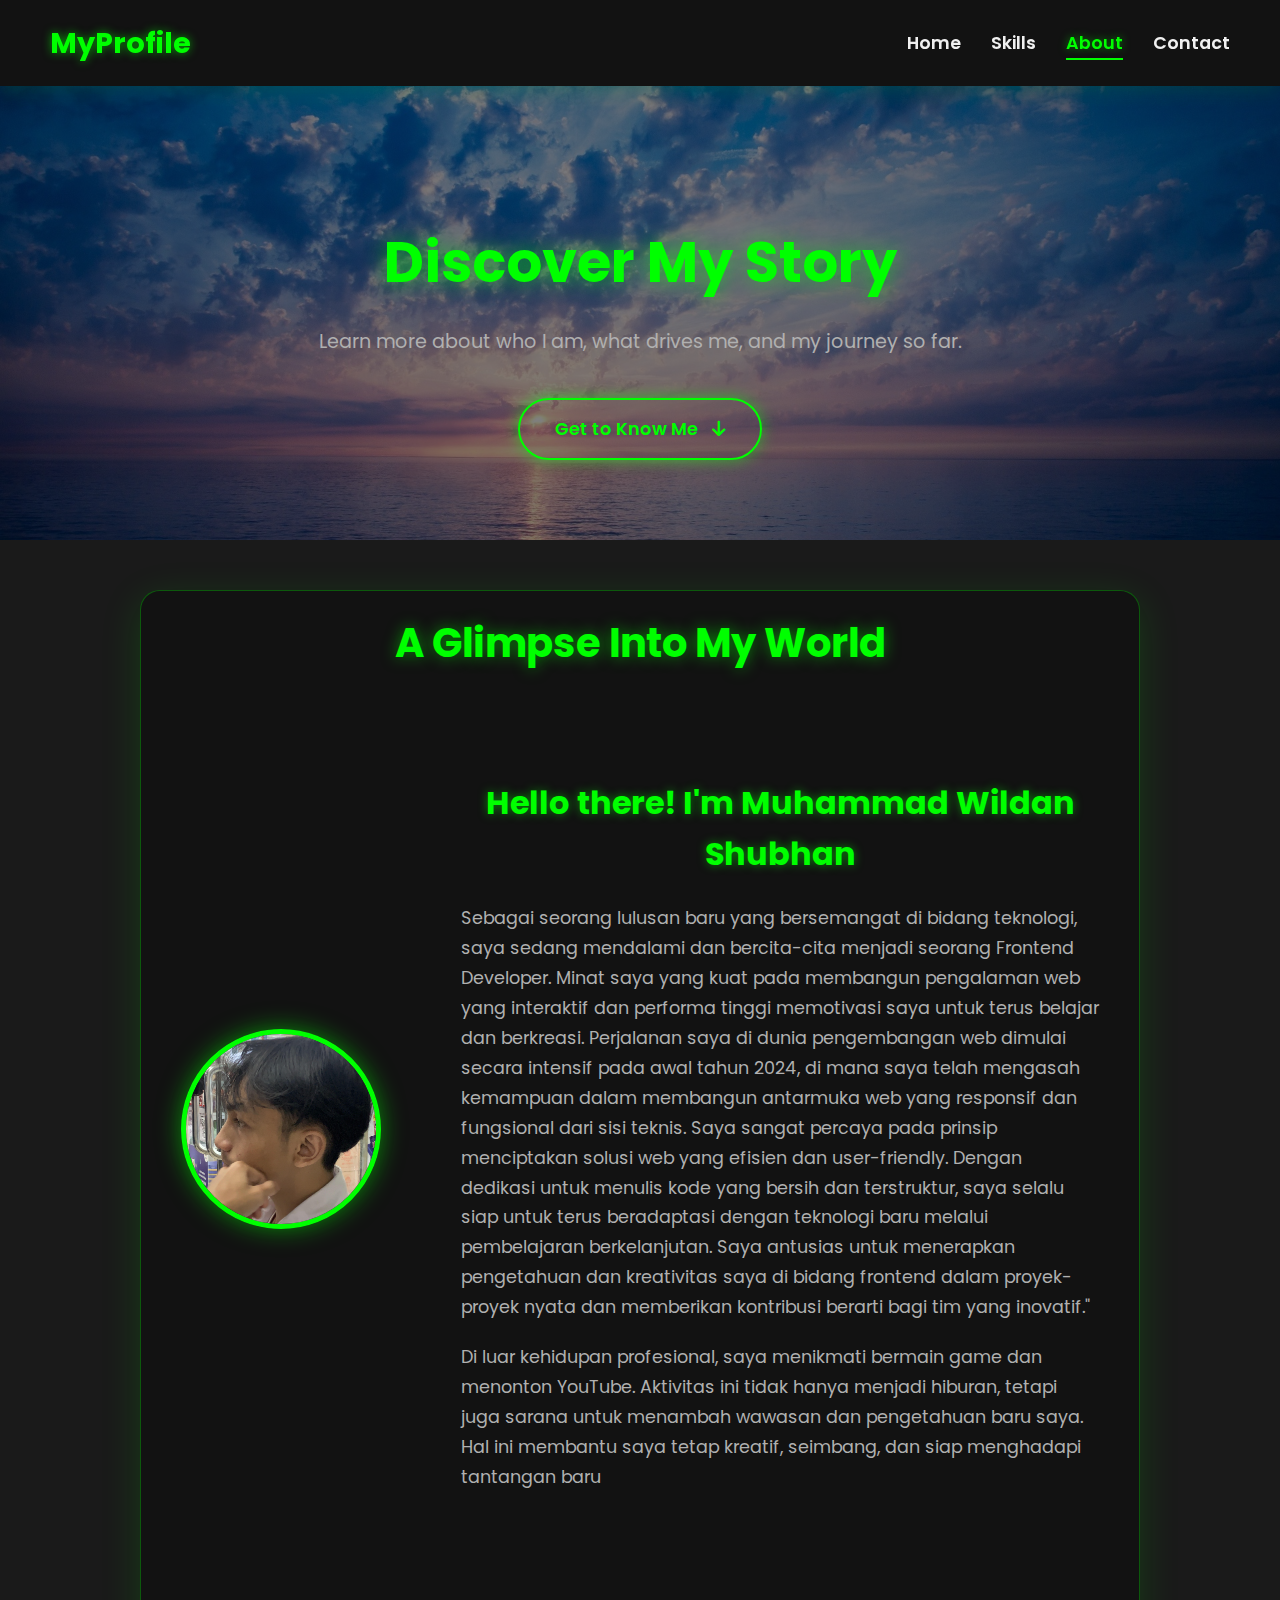
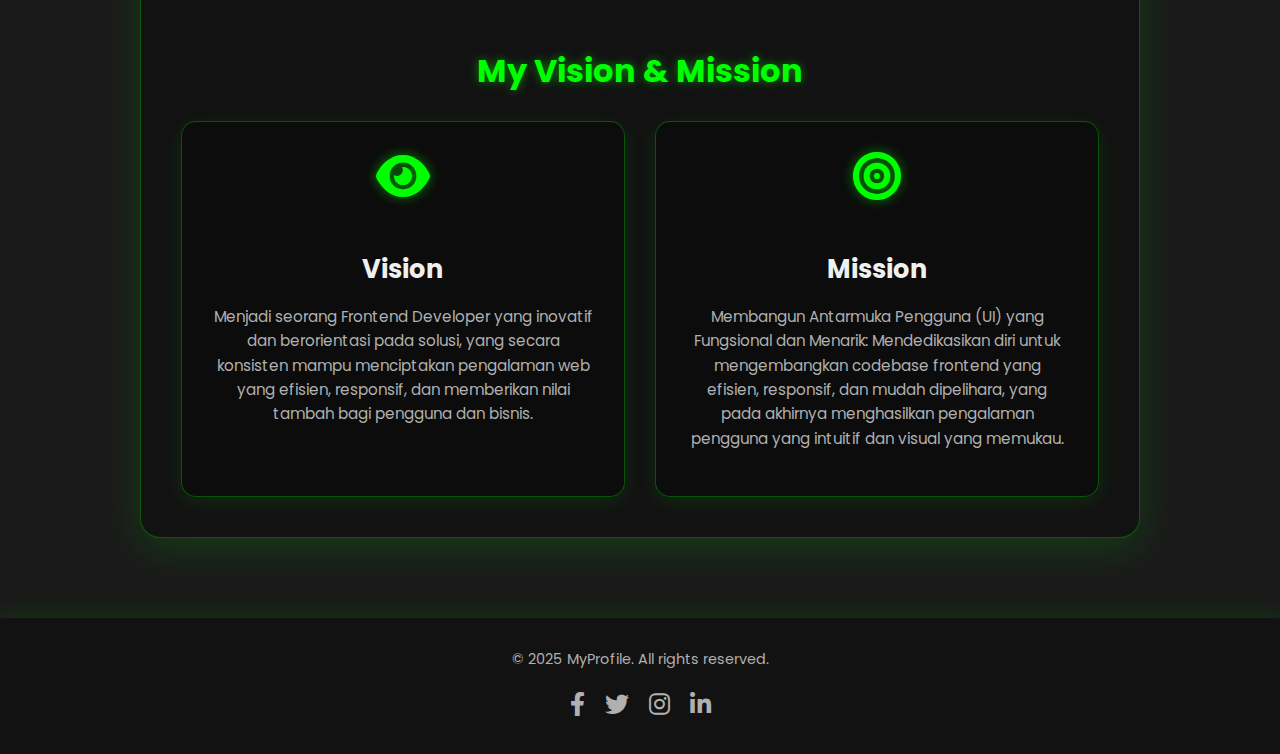
<file: about.html>
<!DOCTYPE html>
<html lang="en">
<head>
    <meta charset="UTF-8">
    <meta name="viewport" content="width=device-width, initial-scale=1.0">
    <title>About Me - My Portfolio</title>
    <link rel="stylesheet" href="style.css">
    <link rel="stylesheet" href="https://cdnjs.cloudflare.com/ajax/libs/font-awesome/6.0.0-beta3/css/all.min.css">
</head>
<body>
    <nav class="navbar">
        <div class="navbar-brand">
            <a href="index.html" class="logo">MyProfile</a>
        </div>
        <ul class="navbar-nav">
            <li><a href="index.html" class="nav-link">Home</a></li>
            <li><a href="skills.html" class="nav-link">Skills</a></li>
            <li><a href="about.html" class="nav-link active">About</a></li>
            <li><a href="contact.html" class="nav-link">Contact</a></li>
        </ul>
    </nav>

    <section class="hero-section hero-about">
        <div class="hero-content">
            <h1 class="hero-title">Discover My Story</h1>
            <p class="hero-subtitle">
                Learn more about who I am, what drives me, and my journey so far.
            </p>
            <a href="#about-content" class="hero-button">Get to Know Me <i class="fas fa-arrow-down"></i></a>
        </div>
    </section>

    <div class="main-content about-page-content" id="about-content">
        <h2 class="section-title">A Glimpse Into My World</h2>

        <div class="about-section profile-intro">
            <div class="profile-image-container">
                <img src="images/wil.JPG" alt="My Profile Picture" class="profile-image">
            </div>
            <div class="profile-text">
                <h3>Hello there! I'm Muhammad Wildan Shubhan</h3>
                <p>
                    Sebagai seorang lulusan baru yang bersemangat di bidang teknologi, saya sedang mendalami dan bercita-cita menjadi seorang Frontend Developer. Minat saya yang kuat pada membangun pengalaman web yang interaktif dan performa tinggi memotivasi saya untuk terus belajar dan berkreasi. Perjalanan saya di dunia pengembangan web dimulai secara intensif pada awal tahun 2024, di mana saya telah mengasah kemampuan dalam membangun antarmuka web yang responsif dan fungsional dari sisi teknis.

Saya sangat percaya pada prinsip menciptakan solusi web yang efisien dan user-friendly. Dengan dedikasi untuk menulis kode yang bersih dan terstruktur, saya selalu siap untuk terus beradaptasi dengan teknologi baru melalui pembelajaran berkelanjutan. Saya antusias untuk menerapkan pengetahuan dan kreativitas saya di bidang frontend dalam proyek-proyek nyata dan memberikan kontribusi berarti bagi tim yang inovatif."
                </p>
                <p>
                    Di luar kehidupan profesional, saya menikmati bermain game dan menonton YouTube. Aktivitas ini tidak hanya menjadi hiburan, tetapi juga sarana untuk menambah wawasan dan pengetahuan baru saya. Hal ini membantu saya tetap kreatif, seimbang, dan siap menghadapi tantangan baru
                </p>
            </div>
        </div>

        <div class="about-section mission-vision">
            <h3 class="subsection-title">My Vision & Mission</h3>
            <div class="vision-mission-grid">
                <div class="vm-card">
                    <i class="fas fa-eye vm-icon"></i>
                    <h4>Vision</h4>
                    <p>
                        Menjadi seorang Frontend Developer yang inovatif dan berorientasi pada solusi, yang secara konsisten mampu menciptakan pengalaman web yang efisien, responsif, dan memberikan nilai tambah bagi pengguna dan bisnis.
                    </p>
                </div>
                <div class="vm-card">
                    <i class="fas fa-bullseye vm-icon"></i>
                    <h4>Mission</h4>
                    <p>
                        Membangun Antarmuka Pengguna (UI) yang Fungsional dan Menarik: Mendedikasikan diri untuk mengembangkan codebase frontend yang efisien, responsif, dan mudah dipelihara, yang pada akhirnya menghasilkan pengalaman pengguna yang intuitif dan visual yang memukau.
                    </p>
                </div>
            </div>
        </div>
    </div>

    <footer class="footer">
        <p>&copy; 2025 MyProfile. All rights reserved.</p>
        <div class="social-icons">
            <a href="https://www.facebook.com/muhammadwildan.shubhan/"><i class="fab fa-facebook-f"></i></a>
            <a href="https://x.com/shubhanwil48378?s=21"><i class="fab fa-twitter"></i></a>
            <a href="https://www.instagram.com/_wldnshbhn?igsh=MWg0dzg1aHh4YXN1aQ%3D%3D&utm_source=qr"><i class="fab fa-instagram"></i></a>
            <a href="https://www.linkedin.com/in/muhammad-wildan-shubhan-0337a0373?utm_source=share&utm_campaign=share_via&utm_content=profile&utm_medium=ios_app"><i class="fab fa-linkedin-in"></i></a>
        </div>
    </footer>

    <script src="js/script.js"></script>
</body>
</html>
</file>
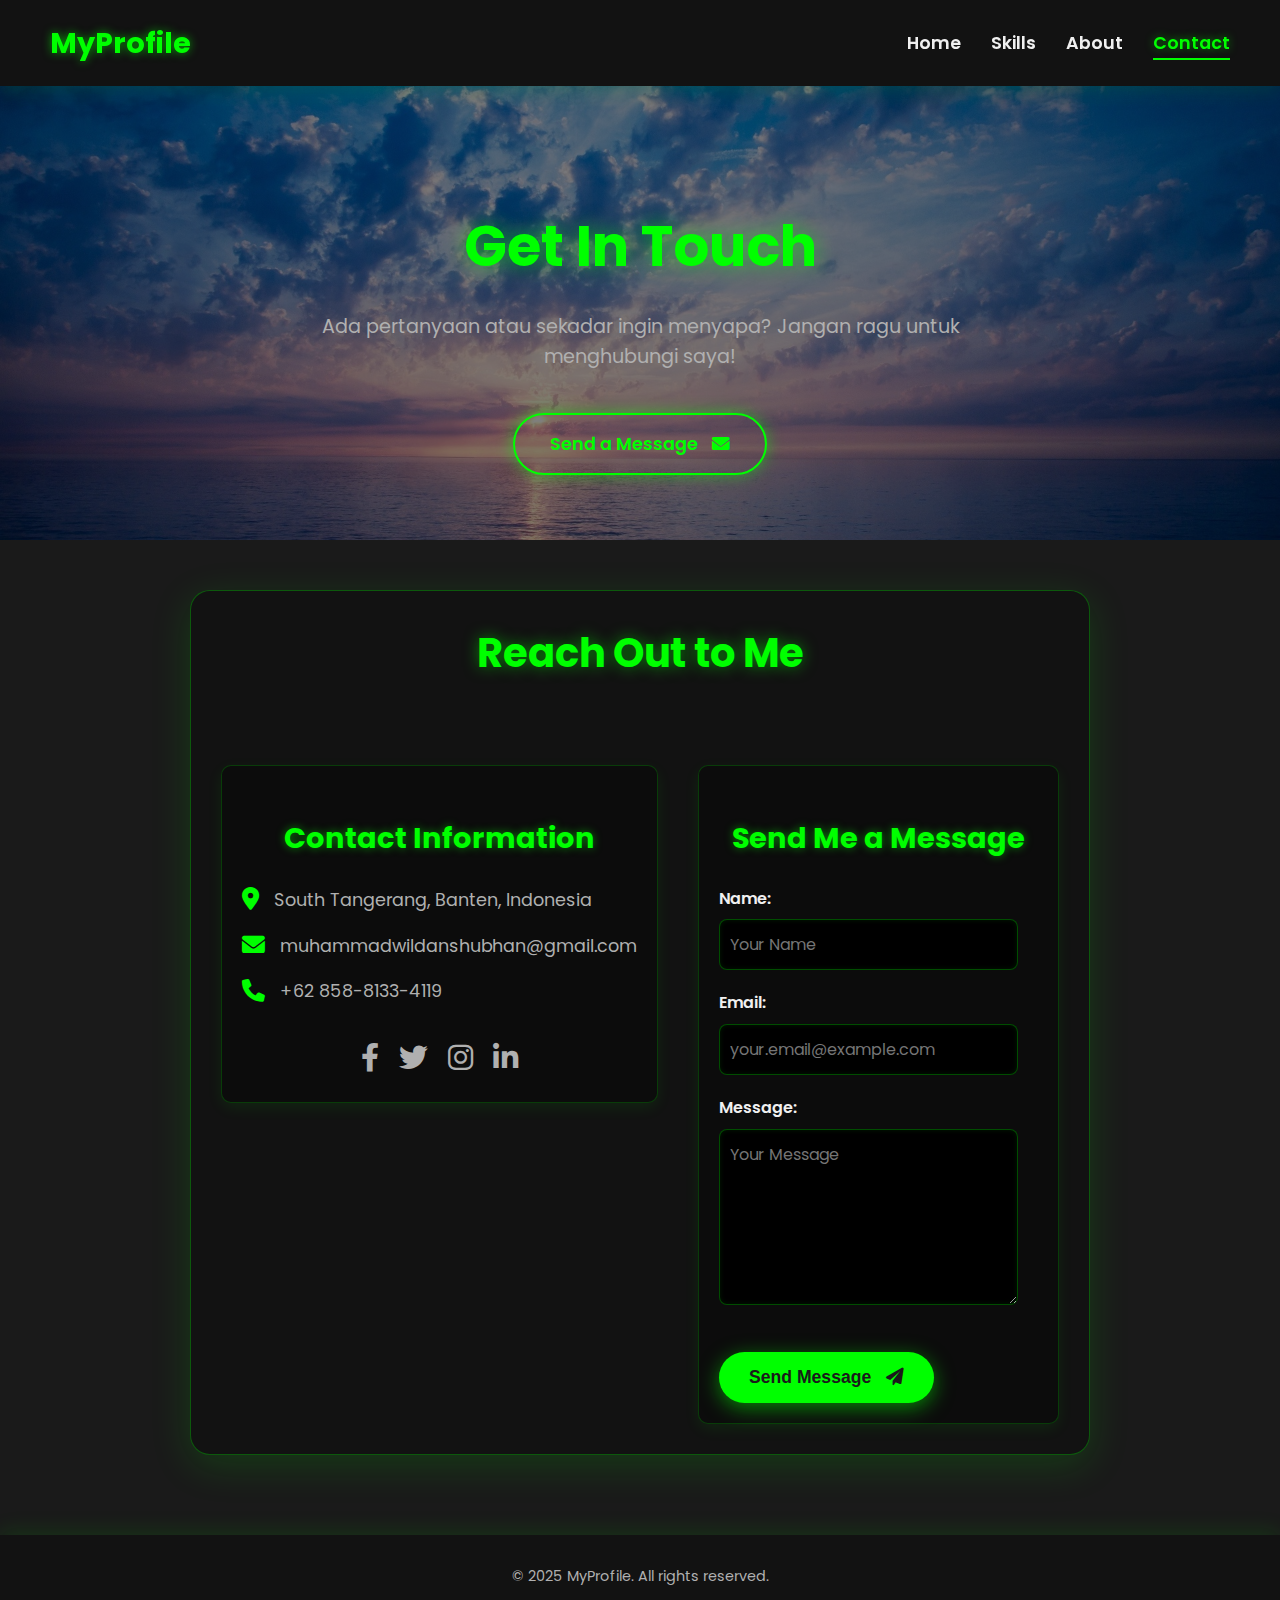
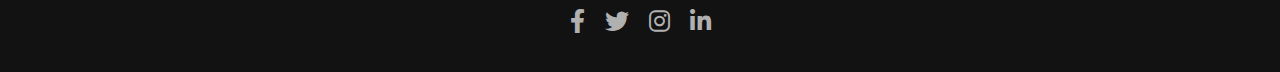
<file: contact.html>
<!DOCTYPE html>
<html lang="en">
<head>
    <meta charset="UTF-8">
    <meta name="viewport" content="width=device-width, initial-scale=1.0">
    <title>Contact Me - My Portfolio</title>
    <link rel="stylesheet" href="style.css">
    <link rel="stylesheet" href="https://cdnjs.cloudflare.com/ajax/libs/font-awesome/6.0.0-beta3/css/all.min.css">
</head>
<body>
    <nav class="navbar">
        <div class="navbar-brand">
            <a href="index.html" class="logo">MyProfile</a>
        </div>
        <ul class="navbar-nav">
            <li><a href="index.html" class="nav-link">Home</a></li>
            <li><a href="skills.html" class="nav-link">Skills</a></li>
            <li><a href="about.html" class="nav-link">About</a></li>
            <li><a href="contact.html" class="nav-link active">Contact</a></li>
        </ul>
    </nav>

    <section class="hero-section hero-contact">
        <div class="hero-content">
            <h1 class="hero-title">Get In Touch</h1>
            <p class="hero-subtitle">
                Ada pertanyaan atau sekadar ingin menyapa? Jangan ragu untuk menghubungi saya!
            </p>
            <a href="#contact-form" class="hero-button">Send a Message <i class="fas fa-envelope"></i></a>
        </div>
    </section>

    <div class="main-content contact-page-content" id="contact-form">
        <h2 class="section-title">Reach Out to Me</h2>

        <div class="contact-container">
            <div class="contact-info">
                <h3>Contact Information</h3>
                <p><i class="fas fa-map-marker-alt"></i> South Tangerang, Banten, Indonesia</p>
                <p><i class="fas fa-envelope"></i> muhammadwildanshubhan@gmail.com</p>
                <p><i class="fas fa-phone"></i> +62 858-8133-4119</p>
                <div class="social-icons contact-social">
                    <a href="#"><i class="fab fa-facebook-f"></i></a>
                    <a href="#"><i class="fab fa-twitter"></i></a>
                    <a href="https://www.instagram.com/_wldnshbhn?igsh=MWg0dzg1aHh4YXN1aQ%3D%3D&utm_source=qr"><i class="fab fa-instagram"></i></a>
                    <a href="#"><i class="fab fa-linkedin-in"></i></a>
                </div>
            </div>

            <div class="contact-form-wrapper">
                <h3>Send Me a Message</h3>
                <form action="https://formspree.io/f/xzzvrgol" method="POST" class="contact-form">
                    <div class="form-group">
                        <label for="name">Name:</label>
                        <input type="text" id="name" name="name" required placeholder="Your Name">
                    </div>
                    <div class="form-group">
                        <label for="email">Email:</label>
                        <input type="email" id="email" name="email" required placeholder="your.email@example.com">
                    </div>
                    <div class="form-group">
                        <label for="message">Message:</label>
                        <textarea id="message" name="message" rows="6" required placeholder="Your Message"></textarea>
                    </div>
                    <button type="submit" class="submit-button">Send Message <i class="fas fa-paper-plane"></i></button>
                </form>
            </div>
        </div>
    </div>

    <footer class="footer">
        <p>&copy; 2025 MyProfile. All rights reserved.</p>
        <div class="social-icons">
            <a href="https://www.facebook.com/muhammadwildan.shubhan/"><i class="fab fa-facebook-f"></i></a>
            <a href="https://x.com/shubhanwil48378?s=21"><i class="fab fa-twitter"></i></a>
            <a href="https://www.instagram.com/_wldnshbhn?igsh=MWg0dzg1aHh4YXN1aQ%3D%3D&utm_source=qr"><i class="fab fa-instagram"></i></a>
            <a href="https://www.linkedin.com/in/muhammad-wildan-shubhan-0337a0373?utm_source=share&utm_campaign=share_via&utm_content=profile&utm_medium=ios_app"><i class="fab fa-linkedin-in"></i></a>
        </div>
    </footer>

    <script src="js/script.js"></script>
</body>
</html>
</file>
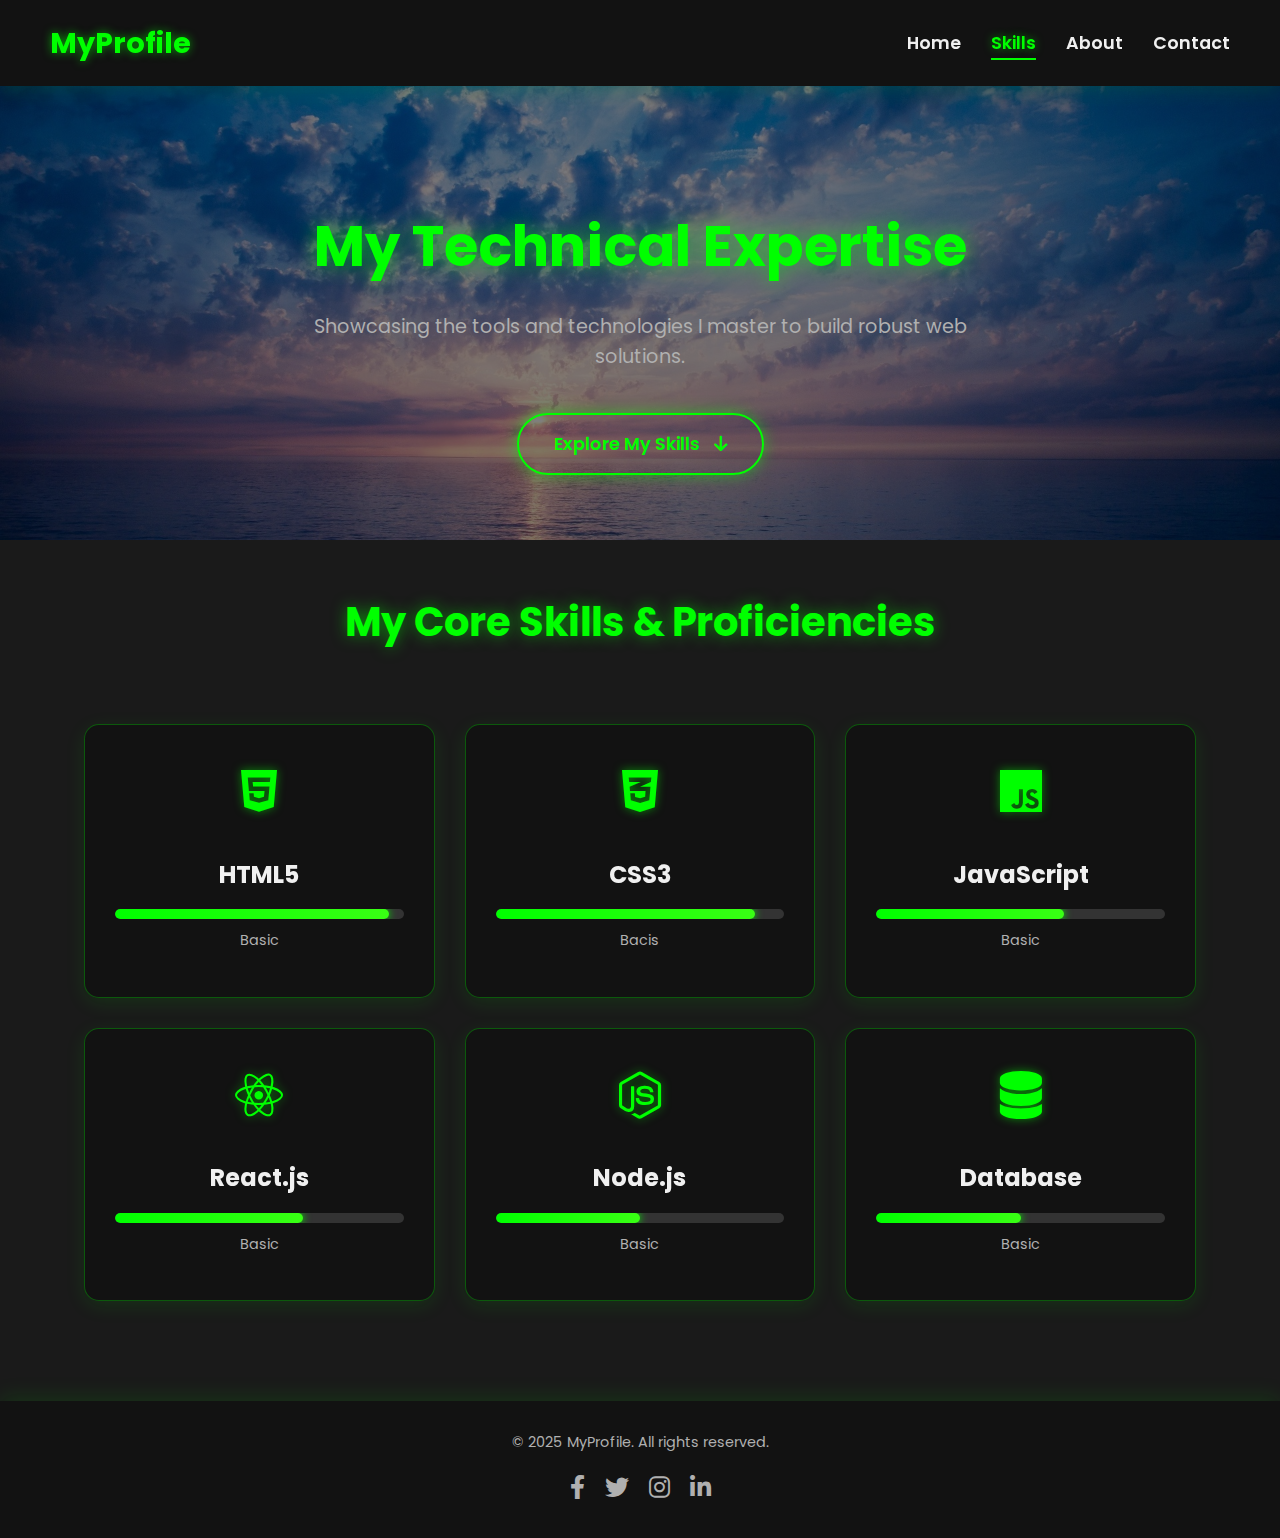
<file: skills.html>
<!DOCTYPE html>
<html lang="en">
<head>
    <meta charset="UTF-8">
    <meta name="viewport" content="width=device-width, initial-scale=1.0">
    <title>My Skills - My Portfolio</title>
    <link rel="stylesheet" href="style.css">
    <link rel="stylesheet" href="https://cdnjs.cloudflare.com/ajax/libs/font-awesome/6.0.0-beta3/css/all.min.css">
</head>
<body>
    <nav class="navbar">
        <div class="navbar-brand">
            <a href="index.html" class="logo">MyProfile</a>
        </div>
        <ul class="navbar-nav">
            <li><a href="index.html" class="nav-link">Home</a></li>
            <li><a href="skills.html" class="nav-link active">Skills</a></li>
            <li><a href="about.html" class="nav-link">About</a></li>
            <li><a href="contact.html" class="nav-link">Contact</a></li>
        </ul>
    </nav>

    <section class="hero-section hero-skills">
        <div class="hero-content">
            <h1 class="hero-title">My Technical Expertise</h1>
            <p class="hero-subtitle">
                Showcasing the tools and technologies I master to build robust web solutions.
            </p>
            <a href="#my-skills" class="hero-button">Explore My Skills <i class="fas fa-arrow-down"></i></a>
        </div>
    </section>

    <div class="main-content" id="my-skills">
        <h2 class="section-title">My Core Skills & Proficiencies</h2>

        <div class="skills-grid">
            <div class="skill-card">
                <div class="skill-icon"><i class="fab fa-html5"></i></div>
                <h3 class="skill-title">HTML5</h3>
                <div class="progress-bar">
                    <div class="progress-fill html-progress"></div>
                </div>
                <p class="skill-level">Basic</p>
            </div>

            <div class="skill-card">
                <div class="skill-icon"><i class="fab fa-css3-alt"></i></div>
                <h3 class="skill-title">CSS3</h3>
                <div class="progress-bar">
                    <div class="progress-fill css-progress"></div>
                </div>
                <p class="skill-level">Bacis</p>
            </div>

            <div class="skill-card">
                <div class="skill-icon"><i class="fab fa-js"></i></div>
                <h3 class="skill-title">JavaScript</h3>
                <div class="progress-bar">
                    <div class="progress-fill js-progress"></div>
                </div>
                <p class="skill-level">Basic</p>
            </div>

            <div class="skill-card">
                <div class="skill-icon"><i class="fab fa-react"></i></div>
                <h3 class="skill-title">React.js</h3>
                <div class="progress-bar">
                    <div class="progress-fill react-progress"></div>
                </div>
                <p class="skill-level">Basic</p>
            </div>

            <div class="skill-card">
                <div class="skill-icon"><i class="fab fa-node-js"></i></div>
                <h3 class="skill-title">Node.js</h3>
                <div class="progress-bar">
                    <div class="progress-fill node-progress"></div>
                </div>
                <p class="skill-level">Basic</p>
            </div>

            <div class="skill-card">
                <div class="skill-icon"><i class="fas fa-database"></i></div>
                <h3 class="skill-title">Database</h3>
                <div class="progress-bar">
                    <div class="progress-fill db-progress"></div>
                </div>
                <p class="skill-level">Basic</p>
            </div>

        </div>
    </div>

    <footer class="footer">
        <p>&copy; 2025 MyProfile. All rights reserved.</p>
        <div class="social-icons">
            <a href="https://www.facebook.com/muhammadwildan.shubhan/"><i class="fab fa-facebook-f"></i></a>
            <a href="https://x.com/shubhanwil48378?s=21"><i class="fab fa-twitter"></i></a>
            <a href="https://www.instagram.com/_wldnshbhn?igsh=MWg0dzg1aHh4YXN1aQ%3D%3D&utm_source=qr"><i class="fab fa-instagram"></i></a>
            <a href="https://www.linkedin.com/in/muhammad-wildan-shubhan-0337a0373?utm_source=share&utm_campaign=share_via&utm_content=profile&utm_medium=ios_app"><i class="fab fa-linkedin-in"></i></a>
        </div>
    </footer>

    <script src="js/script.js"></script>
</body>
</html>
</file>
<file: style.css>
/* Mengimpor Font Google Poppins */
@import url('https://fonts.googleapis.com/css2?family=Poppins:wght@400;600;700&display=swap');

/* Mengimpor file CSS terpisah dari subfolder 'css' */
@import url('css/base.css');
@import url('css/layout.css');
@import url('css/components.css');

/* Variabel CSS global untuk konsistensi tema */
:root {
    --green-glow: #00ff00;
    --green-glow-alpha: rgba(0, 255, 0, 0.5);
    --green-glow-strong: rgba(0, 255, 0, 0.7);
    --red-glow: #ff0000;
    --red-glow-alpha: rgba(255, 0, 0, 0.5);
    --red-glow-strong: rgba(255, 0, 0, 0.7);
    --blue-glow: #0000ff;
    --blue-glow-alpha: rgba(0, 0, 255, 0.5);
    --blue-glow-strong: rgba(0, 0, 255, 0.7);
    --dark-bg: #1a1a1a;
    --card-bg: #121212;
    --text-light: #f0f0f0;
    --text-medium: #b0b0b0;
    --input-bg: #000000;
}

/* Reset CSS dasar (opsional tapi direkomendasikan) */
*, *::before, *::after {
    box-sizing: border-box;
}
html {
    scroll-behavior: smooth;
}
</file>
